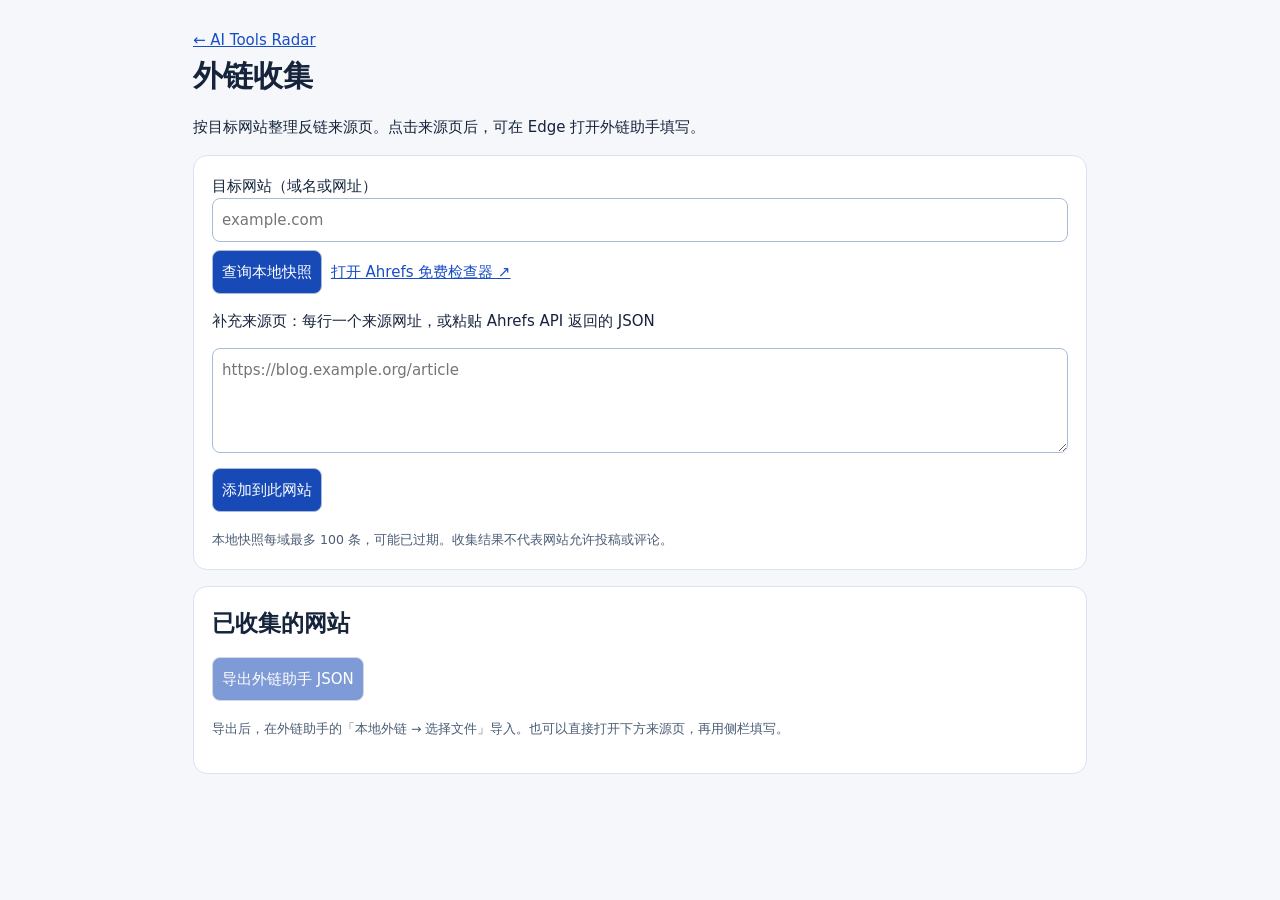
<file: backlinks.html>
<!doctype html>
<html lang="zh-CN">
<meta charset="utf-8">
<meta name="viewport" content="width=device-width,initial-scale=1">
<title>外链收集 · AI Tools Radar</title>
<style>
*{box-sizing:border-box}body{margin:0;background:#f5f7fb;color:#15243b;font:15px/1.6 system-ui,sans-serif}
main{max-width:930px;margin:auto;padding:28px 18px}a{color:#184ec7;overflow-wrap:anywhere}
section{background:white;border:1px solid #dae2ef;border-radius:14px;padding:18px;margin:16px 0}
input,textarea,button{font:inherit;padding:9px;border:1px solid #aabbd6;border-radius:8px}
input,textarea{width:100%}button{background:#174ab7;color:white;cursor:pointer;margin:8px 4px 0 0}
button:disabled{opacity:.55;cursor:default}textarea{min-height:105px;resize:vertical}
li{margin:.65em 0}small{color:#4b5d75}h1,h2{margin:0 0 8px}
</style>
<main>
  <a href="./">← AI Tools Radar</a>
  <h1>外链收集</h1>
  <p>按目标网站整理反链来源页。点击来源页后，可在 Edge 打开外链助手填写。</p>
  <section>
    <form id="collect">
      <label for="target">目标网站（域名或网址）</label>
      <input id="target" required placeholder="example.com" maxlength="4000">
      <button id="lookup" type="button">查询本地快照</button>
      <a href="https://ahrefs.com/backlink-checker" target="_blank" rel="noopener noreferrer">打开 Ahrefs 免费检查器 ↗</a>
      <p><label for="sources">补充来源页：每行一个来源网址，或粘贴 Ahrefs API 返回的 JSON</label></p>
      <textarea id="sources" maxlength="2000000" placeholder="https://blog.example.org/article"></textarea>
      <button type="submit">添加到此网站</button>
    </form>
    <p id="status" role="status"></p>
    <small>本地快照每域最多 100 条，可能已过期。收集结果不代表网站允许投稿或评论。</small>
  </section>
  <section>
    <h2>已收集的网站</h2>
    <button id="export" disabled>导出外链助手 JSON</button>
    <div id="groups"></div>
    <p><small>导出后，在外链助手的「本地外链 → 选择文件」导入。也可以直接打开下方来源页，再用侧栏填写。</small></p>
  </section>
</main>
<script src="chrome-form-assistant/extension/url-utils.js"></script>
<script src="backlinks.js"></script>
</html>
</file>
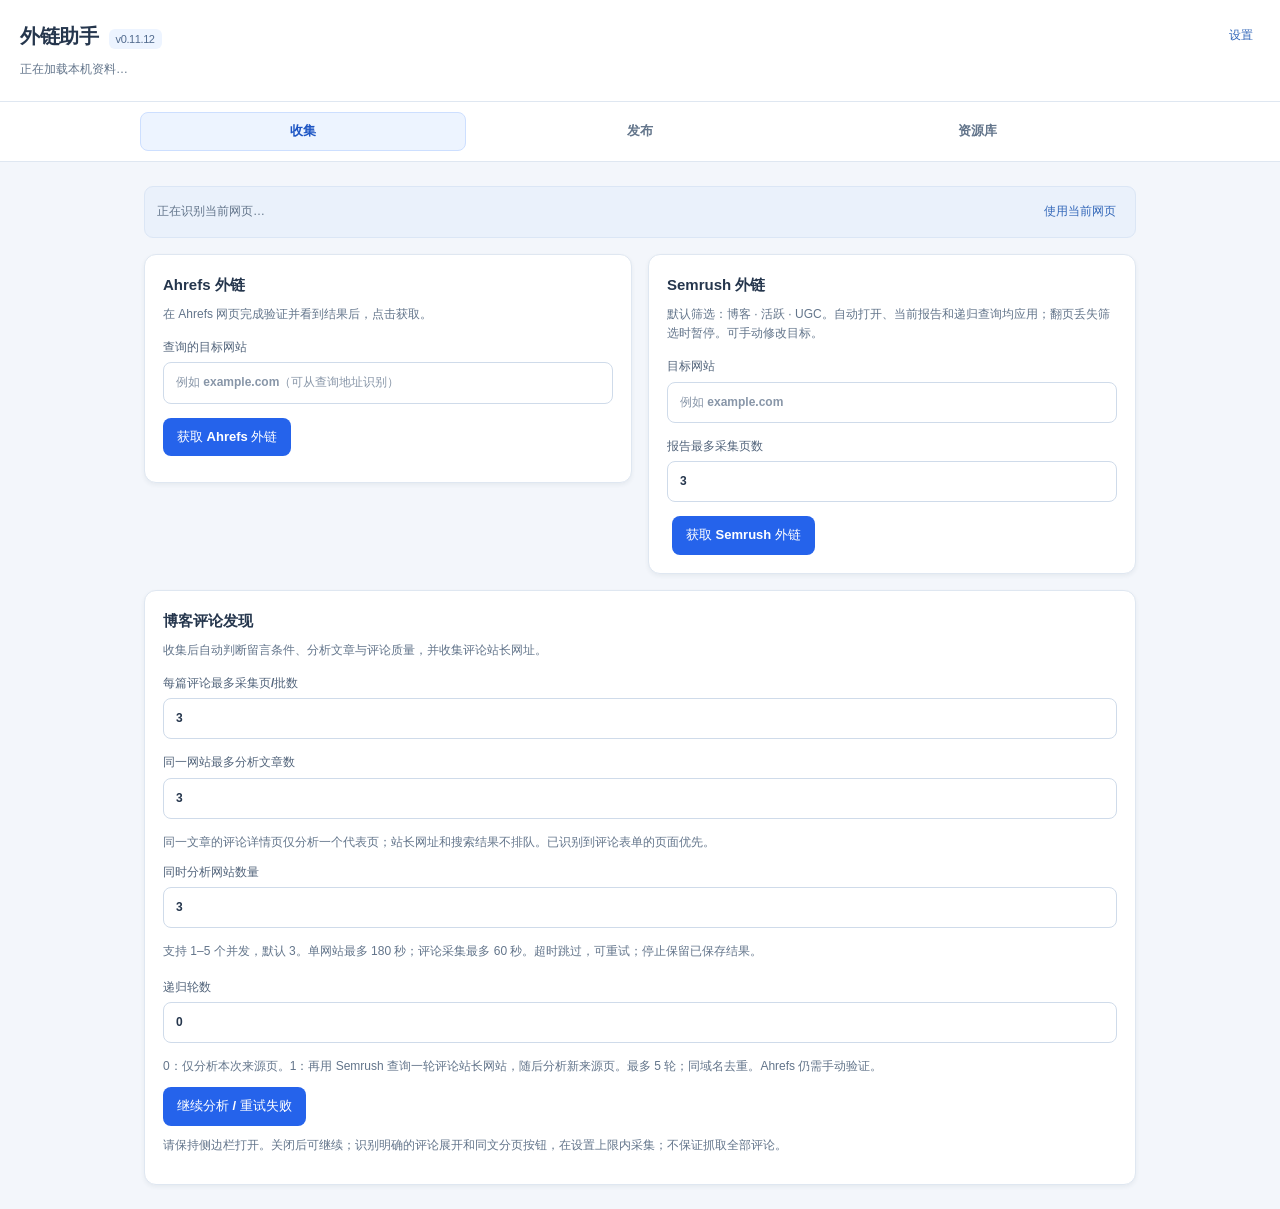
<file: chrome-form-assistant/extension/sidepanel.html>
<!doctype html><html lang="zh-CN"><head><meta charset="utf-8"><meta name="viewport" content="width=device-width,initial-scale=1"><link rel="stylesheet" href="style.css"><title>外链助手</title></head><body>
<header><div class="heading"><h1>外链助手 <small>v0.11.12</small></h1><button id="onboard" class="text-button">设置</button></div><p id="status" role="status" aria-live="polite">正在加载本机资料…</p><div class="task-actions"><button id="resumeAuto" hidden>继续填写</button><button id="cancelAuto" class="text-button" hidden>取消</button></div></header>
<nav id="workflowTabs" aria-label="工作区"><button data-pane="collectPane" aria-pressed="true">收集</button><button data-pane="publishPane" aria-pressed="false">发布</button><button data-pane="libraryPane" aria-pressed="false">资源库</button></nav><main><div class="target-context"><small id="detectedWebsite" role="status">正在识别当前网页…</small><button id="detectWebsite" class="text-button">使用当前网页</button></div><div id="publishPane" hidden><section><h2>发布到免登录博客</h2><label>要推广的域名<input id="publishDomain" placeholder="例如 yoursite.com"></label><details><summary>首次发布：留言身份</summary><label>真实昵称<input id="publisherName" autocomplete="name"></label><label>真实邮箱<input id="publisherEmail" type="email" autocomplete="email"></label></details><label>发布方式<select id="publishAction"><option value="submit">自动填写并提交</option><option value="review">半自动：填写一篇后人工检查提交</option></select></label><label>本批最多发布篇数<input id="publishLimit" type="number" min="1" max="50" value="5"></label><button id="publishLibrary">从资源库开始发布</button> <button id="stopPublish" hidden>停止发布</button><p id="publishStatus" role="status"></p><small>使用资源库中疑似免登录、未处理的博客，排除已知 SPAM。验证码、登录或结果未知时暂停。</small></section><div class="selection"><label>产品<select id="product"></select></label><label>场景<select id="mode"><option value="blog">博客评论</option><option value="directory">目录站</option></select></label></div>
<button id="fillCurrent" class="primary">填写并提交当前页</button><small class="manual-note">自动填写并提交一次；验证码、登录或结果未知时暂停</small>
<div id="formChoice" hidden><label>选择要填写的表单<select id="form"></select></label></div>
<section id="tracking" hidden><p id="targetState"></p><p id="domainWarning" class="notice"></p><div class="completion"><button id="undo" class="text-button">撤销填写</button><details><summary>记录已提交</summary><label><input id="confirmed" type="checkbox"> 我已在原网页手动提交</label><button id="markSubmitted" disabled>确认记录</button></details></div></section>
</div><div id="collectPane"><section id="ahrefsSection"><h2>Ahrefs 外链</h2><p>在 Ahrefs 网页完成验证并看到结果后，点击获取。</p><label>查询的目标网站<input id="ahrefsTarget" type="text" placeholder="例如 example.com（可从查询地址识别）"></label><button id="captureAhrefs">获取 Ahrefs 外链</button> <p id="ahrefsStatus" role="status"></p></section><section><h2>Semrush 外链</h2><p>默认筛选：博客 · 活跃 · UGC。自动打开、当前报告和递归查询均应用；翻页丢失筛选时暂停。可手动修改目标。</p><label>目标网站<input id="semrushTarget" placeholder="例如 example.com"></label><label>报告最多采集页数<input id="reportPageLimit" type="number" min="1" max="20" value="3"></label><button id="stopReport" hidden>停止采集</button><button id="captureSemrush">获取 Semrush 外链</button></section><section><h2>博客评论发现</h2><p>收集后自动判断留言条件、分析文章与评论质量，并收集评论站长网址。</p><label>每篇评论最多采集页/批数<input id="commentPageLimit" type="number" min="1" max="20" value="3"></label><label>同一网站最多分析文章数<input id="scanHostLimit" type="number" min="1" max="20" value="3"></label><small>同一文章的评论详情页仅分析一个代表页；站长网址和搜索结果不排队。已识别到评论表单的页面优先。</small><p id="scanPlan" role="status"></p><label>同时分析网站数量<input id="scanConcurrency" type="number" min="1" max="5" value="3"></label><small>支持 1–5 个并发，默认 3。单网站最多 180 秒；评论采集最多 60 秒。超时跳过，可重试；停止保留已保存结果。</small><label>递归轮数<input id="recursionRounds" type="number" min="0" max="5" value="0"></label><small>0：仅分析本次来源页。1：再用 Semrush 查询一轮评论站长网站，随后分析新来源页。最多 5 轮；同域名去重。Ahrefs 仍需手动验证。</small><button id="resumeDiscovery">继续分析 / 重试失败</button> <button id="stopDiscovery" hidden>停止分析</button><p id="scanStatus" role="status"></p><small>请保持侧边栏打开。关闭后可继续；识别明确的评论展开和同文分页按钮，在设置上限内采集；不保证抓取全部评论。</small><p id="discoveryStatus" role="status"></p></section></div><div id="libraryPane" hidden><section><h2>已收集外链</h2><label>资源来源<select id="librarySource"><option value="sources">外链来源页</option><option value="authors">评论站长网址（发现线索）</option><option value="all">全部原始资源</option></select></label><div id="libraryChips" class="library-chips"><button data-filter="all" aria-pressed="true">全部</button><button data-filter="blog">博客评论</button><button data-filter="profile" title="评论站长公开网址，不保证是个人主页">站长网址</button><button data-filter="ready" title="有页面证据支持免登录留言，不保证审核通过">可发布</button><button data-filter="link_unverified">可留言，留链待验证</button><button data-filter="published">已发布</button><button data-filter="failed">失败</button><button data-filter="captcha">有验证码</button><button data-filter="excluded">已排除</button></div><p id="collectedCount" role="status"></p><label><input type="checkbox" id="refreshEvidence">重新检查已分析资源的页面证据</label><button id="analyzeLibrary">分析已有资源</button><button id="exportAhrefs" hidden>导出 JSON</button><details class="spam-options"><summary>主题与质量筛选</summary><label>主题标签<select id="topicFilter"><option value="all">全部主题</option><option value="unknown">未标注</option></select></label><small>按来源文章内容分类，可与留言状态、质量筛选组合使用。主题不同不会排除资源或影响发布资格。</small><label>页面质量（本地 Codex）<select id="qualityFilter"><option value="all">全部资源</option><option value="exclude">排除高风险（仍包含未知）</option><option value="low">较低风险（样本内）</option><option value="review">待复核</option><option value="high">高风险</option><option value="unknown">证据不足 / 尚未分析</option></select></label><small>发布条件和资源质量分别判断；较低风险不保证安全。仅分析可读取的文章与评论样本，不推断流量、站群、恶意软件或 Google 处罚。自动发布批次跳过页面高风险资源。</small><label>平台 SPAM 筛选<select id="spamFilter"><option value="all">全部外链</option><option value="clean">仅非 SPAM（有证据）</option><option value="exclude">排除 SPAM（含未知和待复核）</option><option value="spam">SPAM / 高风险</option><option value="review">待复核</option><option value="unknown">未知</option></select></label><p>筛选同时用于 JSON 导出，不删除已保存数据。无风险数据归为未知；Page AS 不代表 SPAM 风险。Toxicity Score 本地分类：0–44 低风险，45–59 待复核，60–100 高风险；不保证外链安全。</p></details><small>“可发布”表示疑似免登录留言；是否审核通过以实际结果为准。</small><div id="ahrefsGroups"></div><button id="exportCSV" class="primary">导出 CSV</button><div id="blogEvidence"></div></section><section id="resources"><div class="section-heading"><h2>本地外链</h2><label class="file-button">选择文件<input id="resourceFile" type="file" accept=".json,.csv,.txt,.gz"></label></div><p id="sourceInfo">尚未选择外链文件</p><input id="resourceQuery" type="search" aria-label="搜索外链" placeholder="搜索域名、标题或平台">
<details class="filter-options"><summary>筛选</summary><div class="filters"><select id="resourceType" aria-label="资源类型"><option value="all">全部来源</option><option value="historical_blog">历史博客</option><option value="candidate">未验证候选</option></select><select id="resourceState" aria-label="工作状态"><option value="all">全部工作状态</option><option value="candidate">待处理</option><option value="filled">已填写</option><option value="submitted">手动确认已提交</option><option value="outcome_unknown">结果未知</option><option value="pending_review">等待审核</option><option value="published">已发现对应评论</option><option value="submit_failed">提交失败</option><option value="submit_paused">提交暂停</option><option value="skipped">已跳过</option><option value="review_needed">需复核</option></select><select id="resourceStatus" aria-label="历史状态"><option value="all">全部历史状态</option><option value="live">旧记录 live</option><option value="lost">旧记录 lost</option><option value="unknown">旧记录 unknown</option><option value="unverified">未验证</option></select></div></details>
<p id="resourceCount"></p><div id="resourceList"></div><nav><button id="resourcePrev" class="text-button">上一页</button><button id="resourceNext" class="text-button">下一页</button></nav></section></div></main>
<dialog id="settings"><p id="settingsStatus" role="status" aria-live="polite"></p><div class="dialog-heading"><h2>设置</h2><button id="closeSettings" class="text-button" aria-label="关闭设置">关闭</button></div><fieldset><legend>Codex CLI（无需模型 API Key）</legend><label>本机配对码<input id="codexToken" type="password" autocomplete="off"></label><button id="saveCodex" type="button">启用 Codex CLI</button><button id="disableCodex" type="button">切回 API Key</button><small id="codexState"></small></fieldset><label>模型<input id="model" value="gpt-5.6-sol" autocomplete="off"></label><label>API Key <span id="keyState">尚未保存</span><input id="apiKey" type="password" autocomplete="new-password" placeholder="留空保留同源已保存 Key"></label><details><summary>高级模型参数</summary><label>模型服务 HTTPS 地址<input id="baseUrl" type="url" value="https://cubapi.codemao.cn/v1" autocomplete="off"></label><label>接口<select id="wire"><option value="responses">Responses</option><option value="chat_completions">Chat Completions</option></select></label><label>推理强度<select id="effort"><option>none</option><option>minimal</option><option selected>low</option><option>medium</option><option>high</option><option>xhigh</option><option>max</option></select></label></details><button id="save">保存模型设置</button><button id="testConnection">测试连接</button><small>直接连接你配置的模型服务；Key 仅保存在本机扩展数据库，输入框不会回显。更换服务域名需要新 Key。</small><details><summary>导入产品资料与模型配置</summary><label>导入产品资料 / 一次性迁移文件<input id="profileFile" type="file" accept="application/json,.json"></label><p id="importSummary"></p><button id="applyProfile" disabled>应用已检查的导入文件</button><small>可导入 kit.json 或私有 browser-profile.json。迁移文件包含密钥，请勿分享；导入不会调用模型。</small></details><details><summary>文件与填写选项</summary><label><input id="autoSubmit" type="checkbox" checked> 填写后自动提交（每个目标仅一次）</label><button id="linkFile" class="secondary">关联本地原文件</button><button id="refreshFile" class="secondary" disabled>刷新关联文件</button><small>只读取你选择的文件；更新原文件后在此刷新。</small><label class="notice"><input id="events" type="checkbox"> 触发网页输入事件</label><small>用于兼容 React。网站可能自动保存或提交，请按需开启；默认仅填写空白字段。</small></details></dialog>
<script src="url-utils.js"></script><script src="local-api.js"></script><script src="autofill.js"></script><script src="ahrefs-capture.js"></script><script src="blog-capture.js"></script><script src="semrush-capture.js"></script><script src="link-risk.js"></script><script src="blog-queue.js"></script><script src="discovery-workflow.js"></script><script src="library-workflow.js"></script><script src="target-context.js"></script><script src="page-collection.js"></script><script src="sidepanel.js"></script></body></html>
</file>
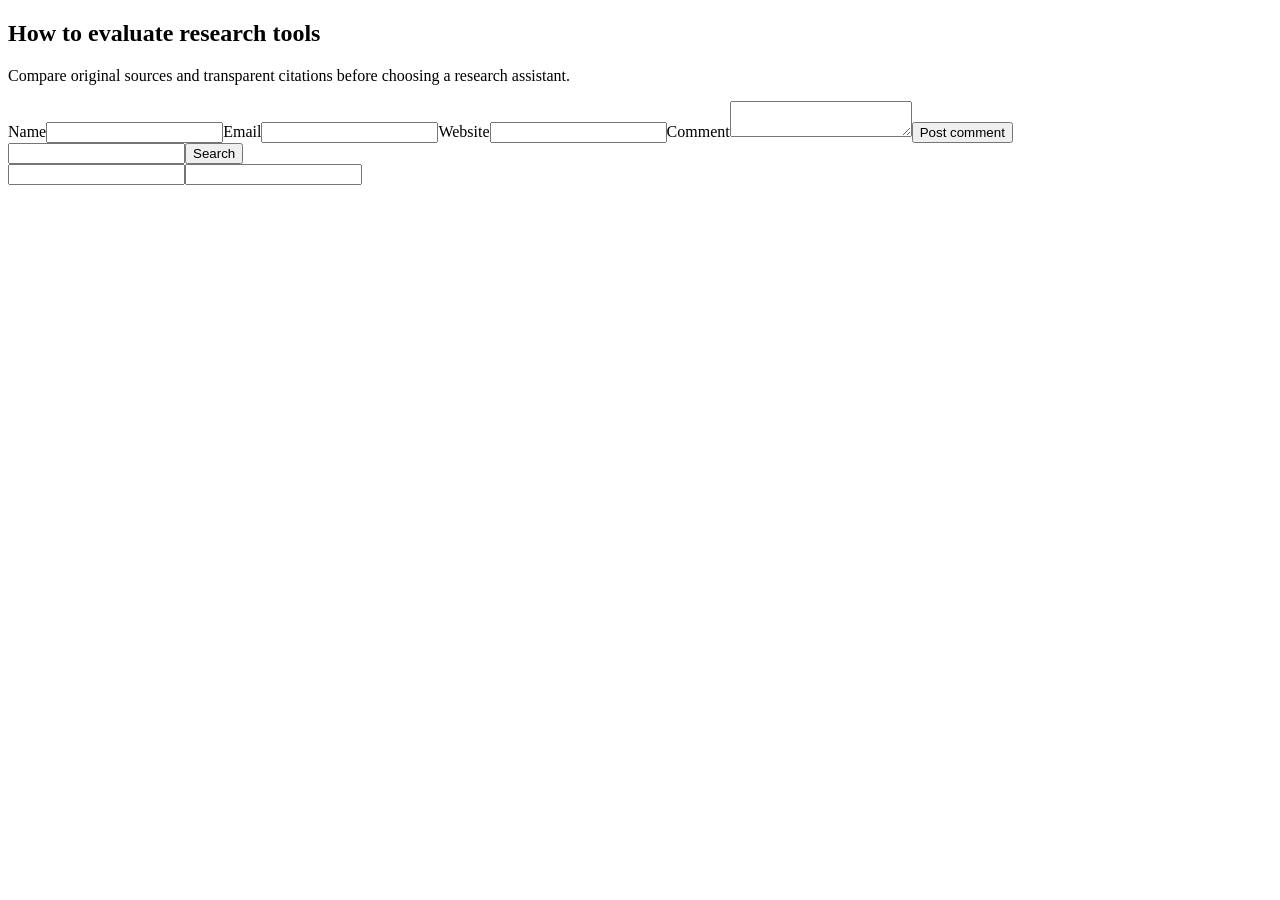
<file: chrome-form-assistant/tests/fixtures/blog.html>
<!doctype html><html lang="en"><title>Test article</title><article><h1>How to evaluate research tools</h1><p>Compare original sources and transparent citations before choosing a research assistant.</p><p hidden>PRIVATE HIDDEN TEXT</p><form id="commentform"><input type="hidden" name="csrf_token" value="PRIVATE TOKEN"><label>Name<input name="author"></label><label>Email<input type="email"></label><label>Website<input type="url"></label><label>Comment<textarea maxlength="1000"></textarea></label><button type="submit">Post comment</button></form></article><form role="search" id="search"><input name="search"><button>Search</button></form><form><input type="password"><input name="name"></form><script>window.submissions=0;document.querySelector('#commentform').onsubmit=e=>{e.preventDefault();window.submissions++}</script></html>
</file>
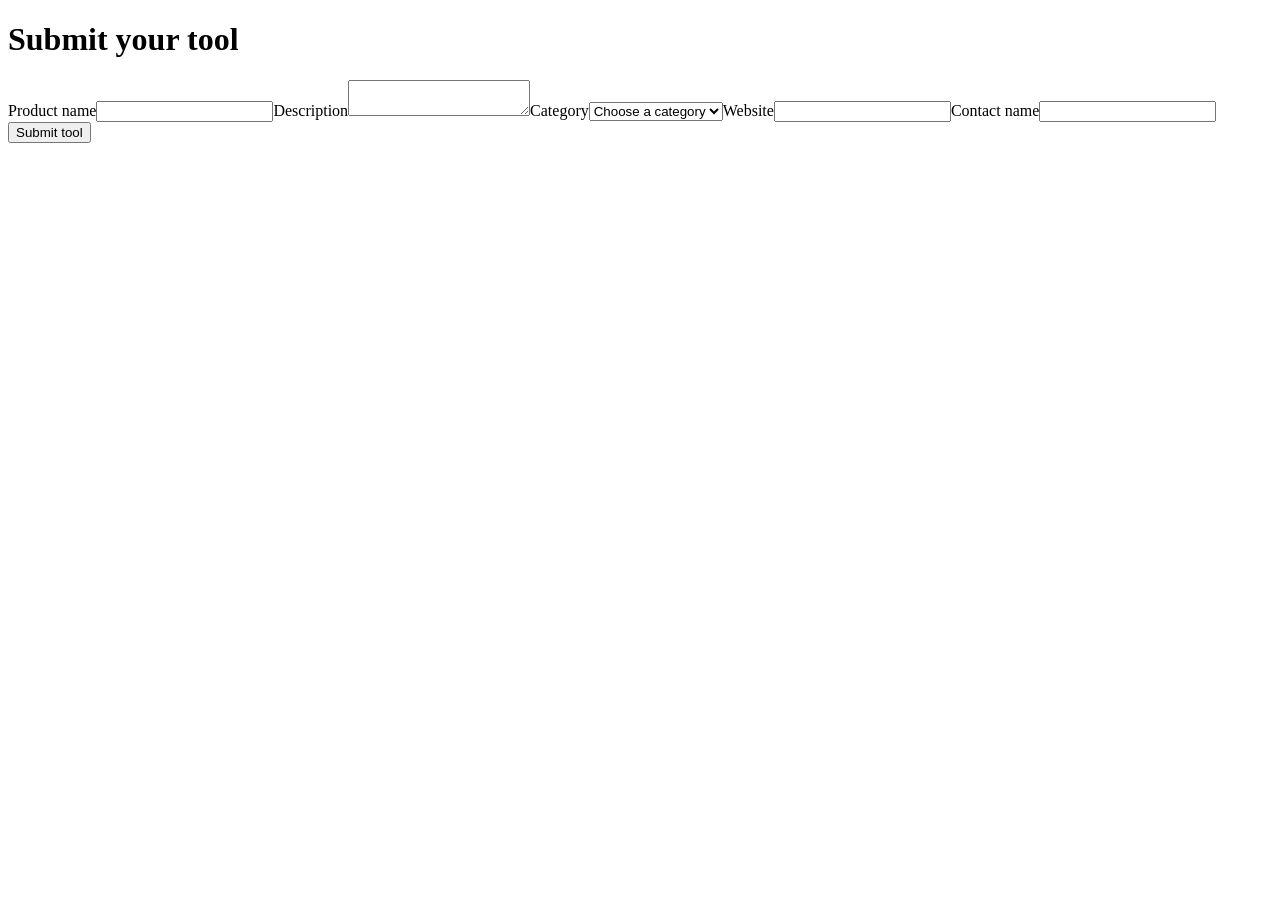
<file: chrome-form-assistant/tests/fixtures/directory.html>
<!doctype html><html lang="en"><title>Submit a tool</title><main><h1>Submit your tool</h1><form id="directory"><label>Product name<input maxlength="80"></label><label>Description<textarea maxlength="300"></textarea></label><label>Category<select><option value="">Choose a category</option><option value="research">Research</option><option value="other">Other</option></select></label><label>Website<input type="url"></label><label>Contact name<input></label><input type="hidden" name="token"><button type="submit">Submit tool</button></form></main></html>
</file>
<file: chrome-form-assistant/extension/style.css>
:root{font:13px/1.6 "Segoe UI","Microsoft YaHei",sans-serif;color:#25364d;background:#f3f6fb;--surface:#fff;--line:#dfe7f1;--muted:#63758b;--blue:#2563eb;--tint:#edf4ff;--radius:12px;color-scheme:light}
*{box-sizing:border-box}body{margin:0;min-width:280px}button,input,select,textarea{font:inherit}button,a,input,select,textarea,summary{touch-action:manipulation}[hidden]{display:none!important}
header{padding:20px 20px 16px;background:var(--surface);border-bottom:1px solid var(--line)}.heading,.section-heading,.dialog-heading{display:flex;align-items:center;justify-content:space-between;gap:12px}h1{font-size:20px;letter-spacing:-.4px;margin:0}h1 small{display:inline-block;font-size:11px;font-weight:500;margin-left:5px;padding:1px 7px;background:var(--tint);border-radius:6px;color:#526b8e}h2{font-size:15px;margin:0 0 12px;font-weight:650}.section-heading h2,.dialog-heading h2{margin:0}p{margin:8px 0}small{display:block;font-size:12px;color:var(--muted);line-height:1.65}a{color:#245dba}#status{font-size:12px;color:var(--muted);margin:8px 0 0;white-space:pre-wrap;overflow-wrap:anywhere}
#workflowTabs{display:flex;gap:6px;padding:10px 16px;background:#fff;border-bottom:1px solid var(--line)}#workflowTabs button{flex:1;background:transparent;color:var(--muted);border:1px solid transparent;font-weight:600}#workflowTabs button[aria-pressed=true]{color:#1d55c4;background:var(--tint);border-color:#cddfff}#workflowTabs button:hover{background:var(--tint)}
main{padding:18px;max-width:1040px;margin:auto}.target-context{display:flex;align-items:center;justify-content:space-between;gap:12px;margin-bottom:16px;padding:10px 12px;background:#eaf1fb;border:1px solid #dbe6f5;border-radius:9px}.target-context small{overflow-wrap:anywhere}.target-context button{white-space:nowrap}
section{background:var(--surface);border:1px solid var(--line);border-radius:var(--radius);padding:18px;margin:0 0 16px;box-shadow:0 2px 4px #243b5310}section>p:not([role=status]){color:var(--muted);font-size:12px}section>small{margin:10px 0}section>small+label{margin-top:16px}section>h2+p{margin-top:-4px;margin-bottom:14px}label{display:block;font-size:12px;font-weight:550;color:#52647b;margin:0 0 14px}input,select,textarea{width:100%;min-width:0;padding:10px 12px;color:#25364d;background:#fff;border:1px solid #cfdbea;border-radius:8px;margin-top:5px;transition:border-color .15s}input::placeholder,textarea::placeholder{color:#8896a8}input:focus,select:focus,textarea:focus{outline:2px solid #abcaff;outline-offset:2px;border-color:#5287e9}input[type=checkbox]{width:16px;height:16px;vertical-align:middle;margin:0 7px 2px 0;accent-color:var(--blue)}
button,.file-button{display:inline-flex;align-items:center;justify-content:center;min-height:38px;border:1px solid transparent;border-radius:8px;cursor:pointer;background:var(--blue);color:#fff;padding:8px 13px;font-weight:550;text-decoration:none;transition:background .15s}button:hover{background:#1d4ed8}button:focus-visible,a:focus-visible,summary:focus-visible,.file-button:focus-within{outline:2px solid #6d9aff;outline-offset:3px}button:disabled{opacity:.45;cursor:default}button+button{margin-left:5px}.primary{width:100%;margin-top:6px}.secondary,#exportAhrefs,#exportCSV,#testConnection,#disableCodex{background:var(--tint);border:1px solid #d2e1f7;color:#2358ad}.secondary:hover,#exportAhrefs:hover,#exportCSV:hover,#testConnection:hover,#disableCodex:hover{background:#ddeaff}.text-button{background:transparent;color:#3468b9;padding:4px 6px;min-height:30px;font-size:12px}.text-button:hover{background:var(--tint)}#stopDiscovery,#stopPublish,#stopReport{background:#fff1f2;color:#b33449;border-color:#f1cad1}
.selection{display:grid;grid-template-columns:1.3fr 1fr;gap:12px;background:#fff;padding:16px 16px 2px;border:1px solid var(--line);border-radius:var(--radius);margin-bottom:12px}.manual-note{text-align:center;margin:8px 0 18px;font-size:12px}.task-actions{display:flex;gap:10px;margin-top:6px}.task-actions:empty{display:none}.task-actions button{font-size:12px;background:var(--tint);color:#3468b9;min-height:30px;padding:4px 8px}
summary{cursor:pointer;font-size:12px;font-weight:550;color:#526a8c;overflow-wrap:anywhere}details{margin:12px 0}details>summary{padding:7px 0}details[open]>summary{margin-bottom:10px}details>label{margin-top:12px}.spam-options,.filter-options{background:#f7f9fd;border:1px solid var(--line);border-radius:9px;padding:8px 12px}.spam-options>small,.spam-options>p{font-size:12px;color:var(--muted);margin:8px 0 16px}.filters{display:flex;flex-wrap:wrap;gap:8px}.filters select{flex:1 1 120px}
.library-chips{display:flex;flex-wrap:wrap;gap:7px;margin:14px 0}.library-chips button{margin:0;border-radius:20px;background:#f5f7fb;color:#56667d;border:1px solid var(--line);padding:6px 12px;min-height:33px;font-size:12px}.library-chips button[aria-pressed=true]{background:var(--tint);color:#1d55c4;border-color:#a6c6fb}.library-chips button:hover{background:#e8f0fc}#collectedCount,#resourceCount{color:var(--muted);font-size:12px;margin:12px 0}#ahrefsGroups{max-height:640px;overflow:auto;margin-top:16px;scrollbar-width:thin;scrollbar-color:#c5d2e4 transparent}.library-card{display:flex;align-items:center;gap:7px;background:#f8faff;border:1px solid var(--line);border-radius:9px;padding:12px 10px;margin:10px 0 4px;min-width:0}.library-card a{flex:1;min-width:0;overflow:hidden;text-overflow:ellipsis;white-space:nowrap;color:#284a75;text-decoration:none;font-weight:550;font-size:12px}.library-card a:hover{text-decoration:underline}.library-card button{padding:3px 8px;min-height:30px;background:#fff;border-color:var(--line);color:#526a8c;margin:0}.type-pill,.state-pill{font-size:11px;border-radius:6px;padding:3px 7px;flex-shrink:0}.type-pill{background:#e9efff;color:#4a59a4}.state-pill{background:#eef1f6;color:#596b84;max-width:110px;overflow:hidden;text-overflow:ellipsis;white-space:nowrap}.state-pill.ready,.state-pill.published{background:#e5f5ed;color:#22764c}.state-pill.failed,.state-pill.captcha{background:#fff0dc;color:#9b651a}.state-pill.link_unverified{background:#fff5df;color:#8b6a20}.resource-topics{font-size:11px;color:#63758b;margin:5px 10px}.link-evidence{font-size:12px;color:var(--muted);margin:0 10px 14px;overflow-wrap:anywhere;border-bottom:1px solid #edf1f6;padding-bottom:8px}.link-evidence p{margin:7px 0}.link-evidence a{overflow-wrap:anywhere}#exportCSV{margin-top:14px}
.file-button{position:relative;overflow:hidden;background:var(--tint);color:#2358ad;font-size:12px;padding:6px 10px;min-height:32px;margin:0}.file-button input{position:absolute;inset:0;opacity:0;cursor:pointer;width:100%;height:100%;padding:0;margin:0}#sourceInfo{font-size:12px;color:var(--muted);white-space:nowrap;overflow:hidden;text-overflow:ellipsis;margin:10px 0}.resource{position:relative;background:#f8faff;border:1px solid var(--line);border-radius:9px;padding:12px 85px 12px 12px;margin:9px 0}.resource-title{font-size:13px;font-weight:550;overflow:hidden;white-space:nowrap;text-overflow:ellipsis;margin:0}.resource a{display:block;font-size:12px;color:#62799b;white-space:nowrap;overflow:hidden;text-overflow:ellipsis;text-decoration:none;margin:3px 0}.resource a:hover{text-decoration:underline}.resource small{font-size:11px}.resource-action{position:absolute;right:10px;top:50%;transform:translateY(-50%);background:var(--tint);color:#2358ad;font-size:11px;padding:6px 8px;min-height:30px}nav{display:flex;justify-content:space-between}nav button:disabled{visibility:hidden}
#scanStatus,#publishStatus,#ahrefsStatus,#discoveryStatus,#scanPlan{overflow-wrap:anywhere;font-size:12px;color:#385b8a}#scanStatus{white-space:pre-line}#scanStatus:not(:empty),#publishStatus:not(:empty){background:var(--tint);border:1px solid #dce8fb;border-radius:8px;padding:10px 12px;margin:12px 0}#tracking{background:var(--tint);font-size:12px}#targetState{overflow-wrap:anywhere;white-space:pre-wrap;margin:0}.completion{display:flex;justify-content:space-between;align-items:flex-start;gap:12px;margin-top:8px}.completion details{margin:0}.completion label{margin:6px 0}.notice{font-size:12px;color:#8a671e}
dialog{border:1px solid var(--line);border-radius:16px;width:calc(100% - 24px);max-width:460px;max-height:calc(100% - 24px);padding:20px;background:#fff;color:inherit;box-shadow:0 20px 80px #152a4b33}dialog::backdrop{background:#1e33536b}dialog .dialog-heading{position:sticky;top:-20px;background:white;padding:10px 0;z-index:2;margin-bottom:16px;border-bottom:1px solid var(--line)}dialog fieldset{border:1px solid var(--line);border-radius:10px;background:#f8faff;margin:0 0 18px;padding:14px;min-width:0}dialog legend{font-size:12px;color:#4c668c;padding:0 6px}dialog button{margin:4px 5px 8px 0}dialog details{border-top:1px solid var(--line);padding-top:10px}dialog details label{margin-top:10px}#settingsStatus{font-size:12px;color:#54719d;white-space:pre-wrap;overflow-wrap:anywhere;margin:0 0 8px}#importSummary{font-size:12px}
@media(min-width:760px){#collectPane{display:grid;grid-template-columns:1fr 1fr;gap:16px;align-items:start}#collectPane>section{margin:0}#collectPane>section:last-child{grid-column:1/-1}main{padding:24px}#workflowTabs{padding-left:max(16px,calc((100% - 1000px)/2));padding-right:max(16px,calc((100% - 1000px)/2))}}
@media(max-width:390px){header{padding:16px 14px}main{padding:12px}section{padding:14px}.library-card{flex-wrap:wrap;gap:6px}.library-card a{flex-basis:calc(100% - 90px)}.library-card .state-pill{margin-right:auto}.target-context{flex-wrap:wrap;gap:4px}.selection{gap:8px}.heading h1{font-size:18px}dialog{padding:16px}#workflowTabs{padding:8px 10px}}
@media(prefers-reduced-motion:reduce){*{transition:none!important}}
</file>
